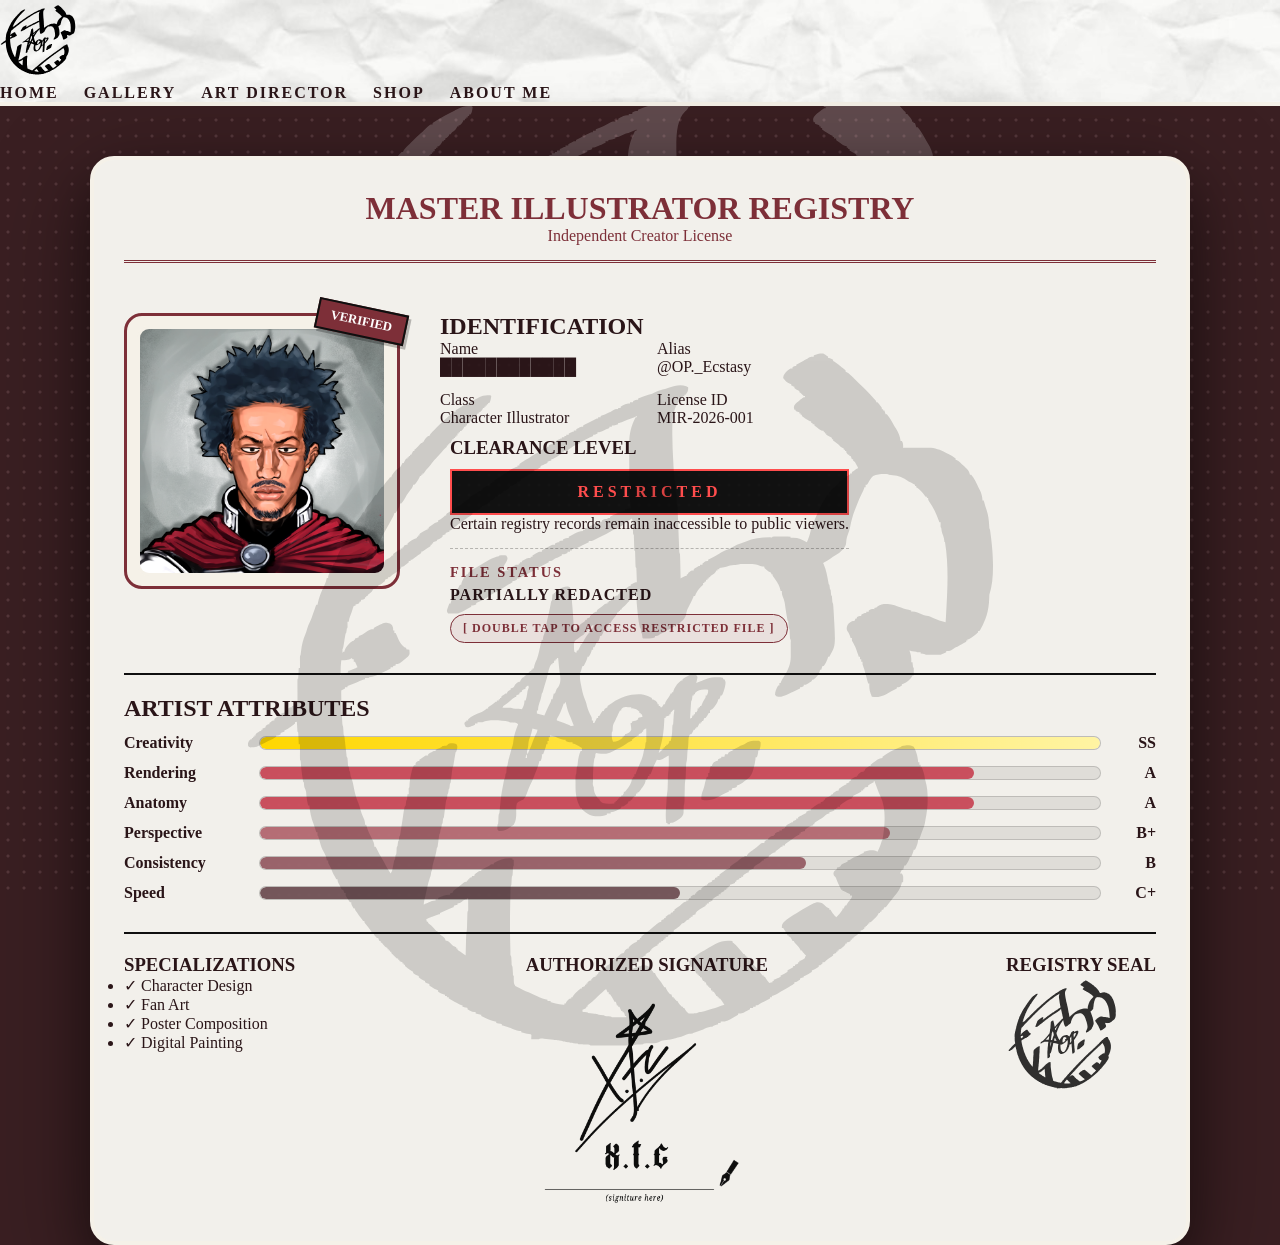
<file: artcard.html>
<!DOCTYPE html>
<html lang="en">
<head>
    <meta charset="UTF-8">
    <meta name="viewport" content="width=device-width, initial-scale=1.0">
    <title>Artist Card</title>
    <link rel="icon" type="image/svg+xml" href="images/Logo.svg">
    <link rel="stylesheet" href="css/style.css">
    <link rel="stylesheet" href="css/artcard.css">
    <link rel="stylesheet" href="https://cdnjs.cloudflare.com/ajax/libs/font-awesome/6.5.1/css/all.min.css">
</head>
<body>
    <header>
    <nav class="navbar">

        <a href="index.html" class="logo">
            <img src="images/Logo.svg" alt="Logo">
        </a>

        <ul class="nav-links">

            <li><a href="index.html">Home</a></li>
            <li><a href="gallery.html">Gallery</a></li>
            <li><a href="artdirector.html">Art Director</a></li>
            <li><a href="shop.html">Shop</a></li>
            <li><a href="artcard.html">About Me</a></li>

        </ul>
    </header>

<div class="artist-card-page">

    <div class="flip-card" ondblclick="flipCard()">

        <div class="flip-card-inner" id="card">

            <!-- FRONT -->

            <div class="card-front">

                <div class="card-header">
                    <h1>MASTER ILLUSTRATOR REGISTRY</h1>
                    <p>Independent Creator License</p>
                </div>

                <div class="card-body">

                    <div class="left-panel">

                        <div class="portrait">
                            <img src="images/Art-license-photo.png" alt="Registry Portrait">
                        </div>

                    </div>

                    <div class="right-panel">

                        <h2>IDENTIFICATION</h2>

                        <div class="info-grid">

                            <div>
                                <span>Name</span>
                                <p> ████████████</p>
                            </div>

                            <div>
                                <span>Alias</span>
                                <p>@OP._Ecstasy</p>
                            </div>

                            <div>
                                <span>Class</span>
                                <p>Character Illustrator</p>
                            </div>

                            <div>
                                <span>License ID</span>
                                <p>MIR-2026-001</p>
                            </div>

                        </div>

                        <div class="restricted-box">

                            <h3>CLEARANCE LEVEL</h3>

                            <div class="restricted">
                                RESTRICTED
                            </div>

                            <p class="small-note">

                                Certain registry records remain
                                inaccessible to public viewers.

                            </p>

                            <div class="file-status">

                            <h4>FILE STATUS</h4>

                            <p class="status-tag">
                                PARTIALLY REDACTED
                            </p>

                            <p class="access-prompt">
                                [ DOUBLE TAP TO ACCESS RESTRICTED FILE ]
                            </p>

</div>

                        </div>

                    </div>

                </div>

                <div class="attributes">

                    <h2>ARTIST ATTRIBUTES</h2>

                    <div class="attribute">

                        <span>Creativity</span>

                        <div class="bar">
                            <div class="fill ss"></div>
                        </div>

                        <strong>SS</strong>

                    </div>

                    <div class="attribute">

                        <span>Rendering</span>

                        <div class="bar">
                            <div class="fill a"></div>
                        </div>

                        <strong>A</strong>

                    </div>

                    <div class="attribute">

                        <span>Anatomy</span>

                        <div class="bar">
                            <div class="fill a"></div>
                        </div>

                        <strong>A</strong>

                    </div>

                    <div class="attribute">

                        <span>Perspective</span>

                        <div class="bar">
                            <div class="fill bp"></div>
                        </div>

                        <strong>B+</strong>

                    </div>

                    <div class="attribute">

                        <span>Consistency</span>

                        <div class="bar">
                            <div class="fill b"></div>
                        </div>

                        <strong>B</strong>

                    </div>

                    <div class="attribute">

                        <span>Speed</span>

                        <div class="bar">
                            <div class="fill c"></div>
                        </div>

                        <strong>C+</strong>

                    </div>

                </div>

                <div class="bottom-row">

                    <div>

                        <h3>SPECIALIZATIONS</h3>

                        <ul>

                            <li>✓ Character Design</li>
                            <li>✓ Fan Art</li>
                            <li>✓ Poster Composition</li>
                            <li>✓ Digital Painting</li>

                        </ul>

                    </div>

                    <div>

                        <h3>AUTHORIZED SIGNATURE</h3>

                        <div class="signature">

                            <img
                                src="images/xtc-signiture.png"
                                alt="Artist Signature"
                            >

                        </div>

                    </div>

                    <div>

                        <h3>REGISTRY SEAL</h3>

                        <img
                            src="images/Logo.svg"
                            class="seal"
                            alt=""
                        >

                    </div>

                </div>

            </div>

            <!-- BACK -->

            <div class="card-back">

                <div class="about-section">

                    <h2>ABOUT THE ILLUSTRATOR</h2>

                    <p>
                        Hello, I am Jelornie Jarrett, a Jamaican-based Computer Science
                        student at the University of Technology, Jamaica, and a character
                        illustrator operating under the alias <strong>OP._Ecstasy</strong>.
                    </p>

                    <p>
                        My work focuses on character illustration, fan art, poster
                        composition, and digital painting, with a strong interest in
                        expressive storytelling, dynamic posing, and stylized rendering.
                        Drawing inspiration from anime, video games, movies, and contemporary
                        digital artists, I aim to create illustrations that feel both
                        visually striking and memorable.
                    </p>

                    <p>
                        Outside of art, I am actively developing my skills in software
                        engineering and web development, combining my interests in
                        technology and creativity through projects such as this portfolio
                        website. My goal is to continue growing as both an artist and
                        developer while building experiences that blend visual design with
                        interactive technology.
                    </p>

                    <p>
                        Thank you for taking the time to visit my registry file.
                    </p>

                    <div class="divider"></div>

                    <h3>REGISTRY CONTACTS</h3>

                    <div class="contact-list">
            
                        <p>
                            <strong>Twitter/X</strong><br>
                            <a href="https://x.com/OP_Ecstasytwt" target="_blank">
                                @OP_Ecstasytwt
                                <i class="fa-brands fa-x-twitter"></i>
                            </a>
                        </p>

                        <p>
                            <strong>Instagram</strong><br>
                            <a href="https://instagram.com/op_ecstasy" target="_blank">
                                @op_ecstasy
                                <i class="fa-brands fa-instagram"></i>
                            </a>
                        </p>

                        <p>
                            <strong>TikTok</strong><br>
                            <a href="https://tiktok.com/@op_ecstasy" target="_blank">
                                @op_ecstasy
                                <i class="fa-brands fa-tiktok"></i>
                            </a>
                        </p>

                    </div>

                    <div class="divider"></div>

                    <div class="registry-info">

                        <p>
                            <strong>Portfolio Status:</strong>
                            ACTIVE
                        </p>

                        <p>
                            <strong>Registry Classification:</strong>
                            Character Illustrator
                        </p>

                    </div>

                    <div class="divider"></div>

                    <div class="end-file">

                        <p>END OF FILE</p>

                        <small>MIR-2026-001</small>

                    </div>

</div>

    <footer>

        <p>

            MASTER ILLUSTRATOR REGISTRY

        </p>

        <p>

            © 2026 OP._Ecstasy

        </p>

    </footer>

    <script src="js/main.js"></script>

</body>
</html>
</file>
<file: css/style.css>
/* =========================
   GLOBAL STYLES
========================= */


:root {

    --paper: #f2f0eb;

    --dark-paper: #2a1518;

    --cloud: #f5f1e8;

    --ink: #0f0f0f;

    --blood: #7d2f38;

    --blood-light: #a54d57;

    --accent: #d4b98c;

    --gray: #c4bdb5;
}

* {
    margin: 0;
    padding: 0;
    box-sizing: border-box;
}

body {

    background: #3a1f22;

    color: var(--cloud);
}

/* ========================================
         LOGO BACKGROUND
======================================== */

body::before {

    content: "";

    position: fixed;

    inset: 0;

    background:
        url("../images/Logo.svg");

    background-repeat: no-repeat;

    background-position: center;

        filter: invert(1);

    background-size: 900px;

    opacity: .2;

    z-index: -2;
}
/*

body::before {

    content: "";

    position: fixed;

    inset: 0;

    background:
        linear-gradient(
            rgba(242,240,235,.90),
            rgba(242,240,235,.90)
        ),
        url("../images/Logo.svg");

    background-repeat: no-repeat;

    background-position: center;

    background-size: 900px;

    opacity: .5;

    pointer-events: none;

    z-index: -2;
}*/

/* ========================================
   HALFTONE DOT OVERLAY
======================================== */

body::after {

    content: "";

    position: fixed;

    inset: 0;

    background:
        radial-gradient(
            rgba(255, 204, 209, 0.2) 1px,
            transparent 2px
        );

    background-size: 16px 16px;

    opacity: .7;

    pointer-events: none;

    z-index: -1;
}

/* ========================================
   NAVBAR
======================================== */

.navbar {

    position: relative;

    background: var(--paper);

    border-bottom: 4px solid var(--cloud);

    overflow: hidden;
}

.navbar::before {

    content: "";

    position: absolute;

    inset: 0;

    background:
        url("../images/Crush-paper.png");

    background-size: cover;

    opacity: .7;

    pointer-events: none;

    z-index: 0;
}

.navbar > * {

    position: relative;

    z-index: 1;
}

.logo img {

    height: 80px;

    width: auto;

    transition: .3s;
}

.logo img:hover {

    transform:
        rotate(-3deg)
        scale(1.05);
}

.nav-links {

    display: flex;

    list-style: none;

    gap: 25px;
}

.nav-links a {

    text-decoration: none;

    color: var(--dark-paper);

    font-weight: 900;

    text-transform: uppercase;

    letter-spacing: 2px;

    transition: .3s;
}

.nav-links a:hover {

    color: var(--blood);

    transform:
        rotate(-2deg);
}

/* ========================================
   HERO SECTION
======================================== */

.hero {

    min-height: 80vh;

    display: flex;

    justify-content: center;

    align-items: center;

    text-align: center;

    padding: 50px;
}

.hero-content h2 {

    font-size: clamp(3rem, 8vw, 6rem);

    font-weight: 900;

    text-transform: uppercase;

    letter-spacing: 6px;

    color: var(--cloud);

    text-shadow:
        5px 5px 0 var(--blood);

    margin-bottom: 20px;
}

.hero-content p {

    max-width: 700px;

    margin: 0 auto;

    font-size: 1.2rem;

    line-height: 1.8;

    color: var(--gray);
}

/* ========================================
   IMAGE BUTTONS
======================================== */

.hero-buttons {

    display: flex;

    justify-content: center;

    flex-wrap: wrap;

    gap: 40px;

    margin-top: 40px;
}

.image-button {

    position: relative;

    display: inline-block;

    overflow: hidden;
}


.image-button img {

    width: 280px;

    height: auto;

    cursor: pointer;

    transition: .4s ease;

    filter:
        drop-shadow(6px 6px 0 var(--ink));
}


.image-button img:hover {

    transform:
        rotate(-3deg)
        scale(1.08);

    filter:
        grayscale(100%)
        drop-shadow(6px 6px 0 var(--ink))
        blur(4px)
        url(#halftone);

    color: rgba(0,0,0,.55);

}

/*
.image-button::after {

    content: "";

    position: absolute;

    inset: 0;

    color: rgba(0,0,0,.55);

    /* background: ; 

    opacity: 0.15;

    transition: .35s ease;

    pointer-events: none;
}
 
*/

.button-label {

    position: absolute;

    top: 50%;
    left: 50%;

    transform:
        translate(-50%, -50%);

    color: rgb(236, 0, 0); 

    font-size: 2rem;

    font-weight: 900;

    text-transform: uppercase;

    letter-spacing: 3px;

    opacity: 0;

    transition: .4s ease;

    z-index: 2;

    pointer-events: none;
}

.image-button:hover .button-label {

    opacity: 1;

    transform:
        translate(-50%, -50%)
        scale(1.03);
}

/* ========================================
   SECTION HEADINGS
======================================== */

.featured h2,
.gallery-title,
.commission-title {

    font-size: 3rem;

    text-transform: uppercase;

    letter-spacing: 3px;

    margin-bottom: 30px;

    text-shadow:
        3px 3px 0 var(--blood);
}

/* ========================================
   FEATURED ART
======================================== */

.featured {

    padding: 80px 60px;
}

.art-grid {

    display: grid;

    grid-template-columns:
        repeat(auto-fit, minmax(250px, 1fr));

    gap: 30px;
}

.art-card {

    background: white;

    padding: 10px;

    border: 3px solid black;

    box-shadow:
        8px 8px 0 var(--ink);

    transition: .3s;
}

.art-card:hover {

    transform:
        translate(-4px,-4px);

    box-shadow:
        12px 12px 0 var(--blood);
}

.art-card img {

    width: 100%;

    display: block;
}


/* ========================================
   FOOTER
======================================== */

footer {

    text-align: center;

    padding: 40px;

    color: var(--muted);

    font-size: 0.9rem;
}

/* ========================================
   MOBILE
======================================== */

@media (max-width: 768px) {

    .navbar {

        flex-direction: column;

        gap: 20px;
    }

    .card-content {

        flex-direction: column;

        text-align: center;
    }

    .hero-content h2 {

        letter-spacing: 2px;
    }

    .hero-buttons {

        gap: 20px;
    }

    .image-button img {

        width: 200px;
    }
}
</file>
<file: css/artcard.css>
/* ========================================
   ARTIST CARD
======================================== */

.flip-card {

    width: 1100px;

    max-width: 95%;

    margin: 50px auto;

    perspective: 2500px;

    filter:
        drop-shadow(
            0 25px 50px rgba(0,0,0,.35)
        );
}

.flip-card-inner {

    position: relative;

    width: 100%;

    transition: .8s;

    transform-style: preserve-3d;
}

.flip-card-inner.flipped {

    transform: rotateY(180deg);
}

/* ========================================
   CARD FRONT / BACK
======================================== */

.card-front,
.card-back {

    position: absolute;

    width: 100%;

    backface-visibility: hidden;

    border: 4px solid var(--cloud);

    background: var(--paper);

    color: var(--paper-dark);

    padding: 30px;

    border-radius: 24px;

    overflow: hidden;

    box-shadow:
        0 25px 50px rgba(0,0,0,.35),
        inset 0 0 20px rgba(255,255,255,.05);
}

.card-front::before,
.card-back::before {

    content: "";

    position: absolute;

    inset: 0;

    color: var(--dark-paper);

    background:

        radial-gradient(
            rgba(255,255,255,.05) 1px,
            transparent 2px
        );

    background-size: 10px 10px;

    opacity: .25;

    pointer-events: none;
}

.card-front::after,
.card-back::after {

    content: "";

    position: absolute;

    inset: 0;

    background: url("../images/Logo.svg");
    background-repeat: no-repeat;
    background-position: center;
    background-size: 800px;

    opacity: .15;
    pointer-events: none;
    z-index: 0;

}

.card-back {

    transform: rotateY(180deg);

    min-height: 700px;

    color: var(--dark-paper);
}

.card-front {

        animation:dossierOpen .8s ease;
}

.about-section {

    max-width: 850px;

    margin: 0 auto;

    line-height: 1.8;
}

.about-section h2 {

    text-align: center;

    margin-bottom: 20px;

    color: var(--blood);

    letter-spacing: 2px;

    text-transform: uppercase;
}

.about-section p {

    margin-bottom: 15px;
}

.divider {

    height: 2px;

    background: var(--blood);

    opacity: .3;

    margin: 25px 0;
}

.contact-list {

    display: flex;

    justify-content: space-between;

    gap: 20px;

    flex-wrap: wrap;
}

.contact-list a {

    color: var(--blood);

    text-decoration: none;

    font-weight: bold;
}

.contact-list a:hover {

    text-decoration: underline;
}

.registry-info {

    display: flex;

    justify-content: space-between;

    flex-wrap: wrap;

    gap: 20px;
}

.end-file {

    text-align: center;

    margin-top: 20px;

    letter-spacing: 2px;
}

.end-file small {

    opacity: .7;
}

/* ========================================
   HEADER
======================================== */

.card-header {

    text-align: center;

    margin-bottom: 30px;

    border-bottom: 3px double var(--blood);

    padding-bottom: 15px;

    color: var(--blood);
}

/* ========================================
   BODY
======================================== */

.card-body {

    display: flex;

    gap: 40px;

    color: var(--dark-paper);

    padding-top: 20px;
}

/* ========================================
   PORTRAIT
======================================== */

.portrait {

    padding: 10px;

    background: var(--cloud);

    border: 3px solid var(--blood);

    border-radius: 18px;

    position: relative;

    display: inline-block;

}

.portrait img {

    width: 250px;
    height: 250px;

    object-fit: cover;

    border-radius: 12px;

    border: 3px solid var(--cloud);

    display: block;
}

.portrait::after {

    content: "VERIFIED";

    position: absolute;

    top: -10px;
    right: -10px;

    background: var(--blood);

    color: white;

    border: 2px solid var(--ink);

    padding: 6px 12px;

    font-size: .8rem;

    font-weight: bold;

    transform: rotate(12deg);

    box-shadow:
        3px 3px 0 rgba(0,0,0,.25);
}

/* ========================================
   INFO GRID
======================================== */

.info-grid {

    display: grid;

    grid-template-columns: repeat(2,1fr);

    gap: 15px;

}

/* ========================================
   RESTRICTED BOX
======================================== */

.restricted-box {
    padding: 10px;
}

.restricted {

    background: #111;

    color: #ff4d4d;

    padding: 12px;

    text-align: center;

    letter-spacing: 4px;

    font-weight: 900;

    border: 2px solid #ff4d4d;

    margin-top: 10px;
}

/*   ATTRIBUTES
======================================== */

.attributes {

    margin-top: 20px;

    border-top: 2px solid var(--ink);

    padding-top: 20px;

    color: var(--dark-paper);

}

.attribute {

    display: flex;

    align-items: center;

    gap: 15px;

    margin: 12px 0;
}

.attribute span {

    width: 120px;

    font-weight: bold;
}

.file-status {

    margin-top: 15px;

    padding-top: 15px;

    border-top: 1px dashed rgba(0,0,0,.25);

}

.file-status h4 {

    font-size: .9rem;

    letter-spacing: 2px;

    margin-bottom: 5px;

    color: var(--blood);
}

.status-tag {

    font-weight: 700;

    letter-spacing: 1px;

    margin-bottom: 10px;

}

.access-prompt {

    display: inline-block;

    padding: 6px 12px;

    background: rgba(125,47,56,.08);

    border: 1px solid var(--blood);

    border-radius: 999px;

    font-size: .75rem;

    font-weight: bold;

    letter-spacing: 1px;

    color: var(--blood);

    animation: restrictedPulse 2.5s infinite;
}
.attribute strong {

    min-width: 40px;

    text-align: right;
}

.bar {

    flex: 1;

    height: 14px;

    background:
        rgba(0,0,0,.08);

    border-radius: 999px;

    overflow: hidden;

    border: 1px solid rgba(0,0,0,.15);
}

.fill {

    height: 100%;

    border-radius: 999px;
}

.ss {

    width: 100%;

    background:
        linear-gradient(
            90deg,
            gold,
            #fff4a3
        );
}

.a {

    width: 85%;

    background: #c94f5d;
}

.bp {

    width: 75%;

    background: #b56d75;
}

.b {

    width: 65%;

    background: #99636a;
}

.c {

    width: 50%;

    background: #74565a;
}

.bottom-row {

    display: flex;

    justify-content: space-between;

    align-items: flex-start;

    gap: 30px;

    margin-top: 30px;

    border-top: 2px solid var(--ink);

    padding-top: 20px;

    color: var(--dark-paper);
}

.signature {

    margin-top: 10px;
}

.signature img {

    width: 220px;

    height: auto;

    display: block;

    opacity: .95;
}

.signature::after {

    content: "";

    display: block;

    width: 250px;

    margin-top: 5px;
}


.seal {

    width: 120px;

    opacity: .8;

    transform: rotate(-8deg);

    filter:
        brightness(0)
        sepia(.8)
        hue-rotate(-20deg);
}

@keyframes restrictedPulse {

    0%,
    100% {

        opacity: .45;

        transform: scale(1);
    }

    50% {

        opacity: 1;

        transform: scale(1.03);
    }
}

/* ========================================
   MOBILE RESPONSIVE ARTIST CARD
======================================== */

@media (max-width: 900px) {


    .flip-card {

        width: 420px;
        max-width: 95vw;
        margin: 30px auto;

    }

    .card-front,
    .card-back {

        padding: 24px;
        min-height: 900px;
        border-radius: 32px;

    }

    .card-header {

        margin-bottom: 20px;

    }

    .card-header h1 {

        font-size: 1.5rem;

    }


    .card-body {

        flex-direction: column;
        align-items: center;
        gap: 25px;

    }


    .portrait img {

        width: 180px;
        height: 180px;

    }


    .info-grid {

        grid-template-columns: 1fr;

    }


    .attribute span {

        width: 90px;
        font-size: .9rem;

    }


    .contact-list {

        flex-direction: column;
        gap: 10px;

    }

    .registry-info {

        flex-direction: column;

    }

    .bottom-row {

        flex-direction: column;
        align-items: center;
        text-align: center;

    }

    .signature img {

        width: 180px;

    }

    .seal {

        width: 90px;

    }

}

@keyframes dossierOpen{

    from{

        opacity:0;

        transform:
            translateY(80px);

    }

    to{

        opacity:1;

        transform:none;

    }

}
</file>
